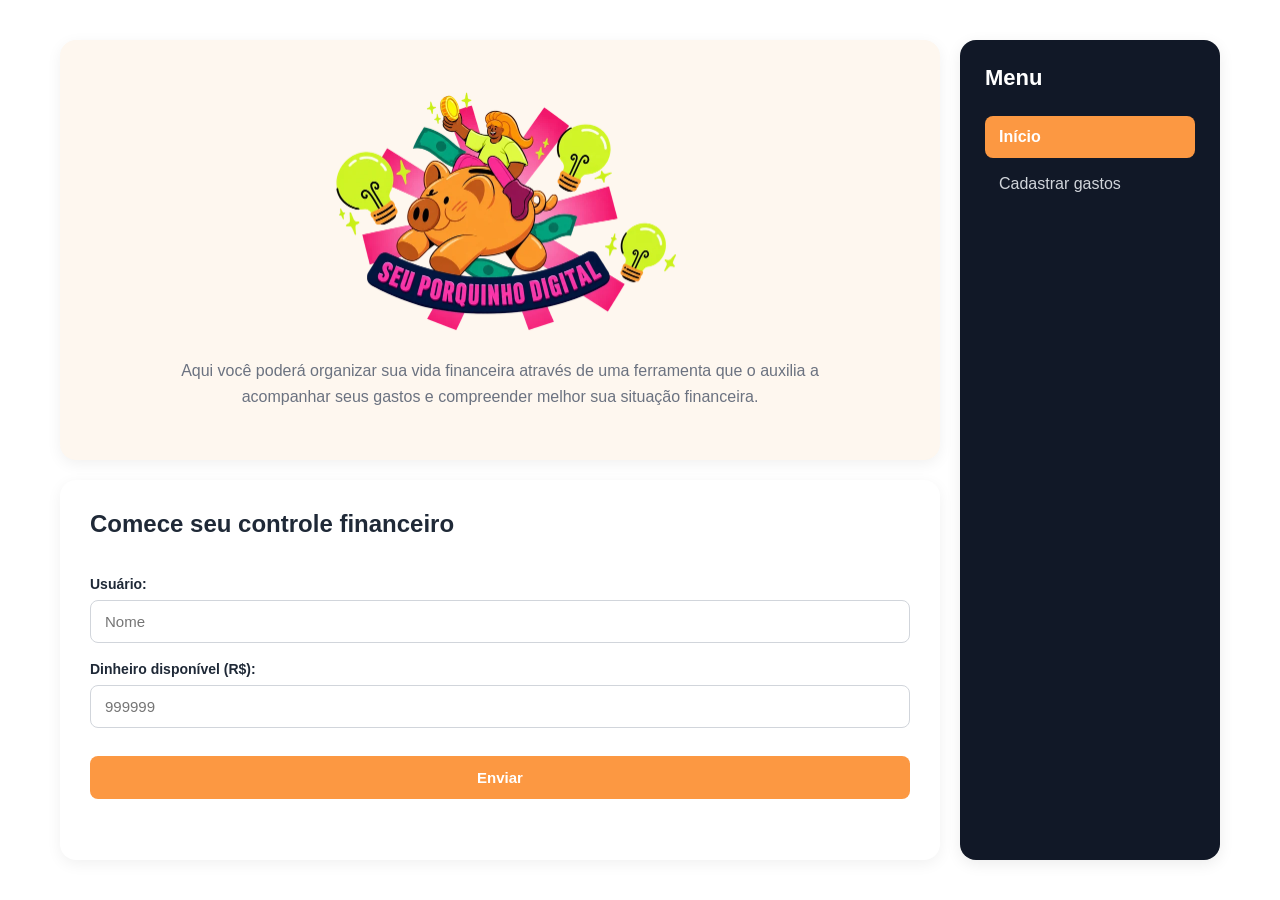
<file: index.html>
<!DOCTYPE html>
<html lang="pt-BR">
<head>
    <meta charset="UTF-8">
    <meta name="viewport" content="width=device-width, initial-scale=1.0">
    <title>Seu Porquinho Digital</title>
    <!-- Favicon -->
    <link rel="icon" href="imagens/porco.png" type="image/png">
    <!-- Conexão com o CSS -->
    <link rel="stylesheet" href="style.css">
    <!-- Conexão com o JavaScript -->
    <script src="script.js" defer></script>
</head>
<body>
    <!-- Contêiner que abrange todo o site -->
    <div class="sitetodo">
        <!-- Contêiner que abrange a área do título, logo e explicação da página -->
        <div class="titulo">
            <h1 class="sr-only">Seu Porquinho Digital</h1>
            <img src="imagens/porquinho.webp" alt="Logo Seu Porquinho Digital" width="800" height="481">
            <p>Aqui você poderá organizar sua vida financeira através de uma ferramenta que o auxilia a acompanhar seus gastos e compreender melhor sua situação financeira.</p>
        </div>

        <!-- Contêiner que abrange o formulário utilizado para coleta de dados iniciais -->
        <div class="formulario">
            <form id="dadosIniciaisForm">
                <!-- Título do formulário -->
                <h2>Comece seu controle financeiro</h2>
                <!-- Local onde preenche o nome do usuário -->
                <label for="nome">Usuário:</label>
                <input id="nome" type="text" name="nome" placeholder="Nome" maxlength="50" autocomplete="given-name" required>

                <!-- Local onde preenche o orçamento inicial -->
                <label for="dinheiro">Dinheiro disponível (R$):</label>
                <input id="dinheiro" type="number" name="dinheiro" placeholder="999999" min="0" max="1000000" step="0.01" inputmode="decimal" required>

                <!-- Botão de envio -->
                <input type="submit" value="Enviar">
            </form>
        </div>

        <!-- Menu do site -->
        <nav class="sidebar" aria-label="Menu principal">
            <h2 class="menu-titulo">Menu</h2>
            <a href="index.html" class="ativo" aria-current="page">Início</a>
            <a href="gastos.html">Cadastrar gastos</a>
        </nav>
    </div>
</body>
</html>
</file>
<file: style.css>
* { box-sizing: border-box; }

body {
    background-color: #ffffff;
    font-family: Arial, sans-serif;
    margin: 0;
    padding: 20px;
    color: #1f2937;
}

/* Texto só para leitores de tela (ex.: título da página, que no visual é a logo) */
.sr-only {
    position: absolute;
    width: 1px;
    height: 1px;
    margin: -1px;
    padding: 0;
    overflow: hidden;
    clip: rect(0, 0, 0, 0);
    white-space: nowrap;
    border: 0;
}

.sitetodo {
    min-height: calc(100vh - 40px);
    display: grid;
    grid-template-columns: minmax(0, 1fr) 260px;
    grid-template-rows: auto auto;
    gap: 20px;
    padding: 20px;
    max-width: 1200px;
    margin: 0 auto;
}

.titulo {
    display: flex;
    flex-direction: column;
    justify-content: center;
    align-items: center;
    text-align: center;
    background-color: #FEF7EF;
    border-radius: 16px;
    padding: 35px;
    margin: 0;
    gap: 12px;
    box-shadow: 0 4px 15px rgba(0, 0, 0, 0.06);
    grid-column: 1;
    grid-row: 1;
}

.titulo > img {
    width: 400px;
    max-width: 100%;
    height: auto;
}

.titulo p {
    max-width: 650px;
    margin: 15px 0 0;
    line-height: 1.6;
    color: #6b7280;
}

.formulario {
    background-color: white;
    border-radius: 16px;
    padding: 30px;
    grid-column: 1;
    grid-row: 2;
    box-shadow: 0 4px 15px rgba(0, 0, 0, 0.06);
}

.formulario h2 { margin-top: 0; }

.formulario form {
    display: flex;
    flex-direction: column;
    gap: 8px;
}

.formulario label {
    font-size: 14px;
    font-weight: 600;
    margin-top: 10px;
}

.formulario input,
.formulario select {
    padding: 12px 14px;
    border: 1px solid #d1d5db;
    border-radius: 8px;
    font-family: inherit;
    font-size: 15px;
    outline: none;
    background: white;
}

.formulario input:focus,
.formulario select:focus {
    border-color: #FC9842;
    box-shadow: 0 0 0 3px rgba(252, 152, 66, 0.25);
}

.formulario input[type="submit"] {
    margin-top: 20px;
    background-color: #FC9842;
    color: white;
    border: none;
    border-radius: 8px;
    padding: 13px;
    font-size: 15px;
    font-weight: 600;
    cursor: pointer;
}

.formulario input[type="submit"]:hover { background-color: #E8832B; }

/* Foco visível para quem navega pelo teclado */
.formulario input[type="submit"]:focus-visible,
.botao-secundario:focus-visible,
.botao-remover:focus-visible,
.sidebar a:focus-visible {
    outline: 3px solid #FC9842;
    outline-offset: 2px;
}

.sidebar {
    grid-column: 2;
    grid-row: 1 / 3;
    display: flex;
    flex-direction: column;
    background-color: #111827;
    border-radius: 16px;
    padding: 25px;
    box-shadow: 0 4px 15px rgba(0, 0, 0, 0.08);
}

.menu-titulo {
    margin-top: 0;
    margin-bottom: 25px;
    color: white;
    font-size: 22px;
}

.sidebar a {
    padding: 12px 14px;
    color: #d1d5db;
    text-decoration: none;
    border-radius: 8px;
    transition: 0.2s;
    margin-bottom: 5px;
}

.sidebar a:hover {
    background-color: #1f2937;
    color: #ffffff;
}

.sidebar a.ativo {
    background-color: #FC9842;
    color: white;
    font-weight: 700;
}

.resumo {
    display: grid;
    grid-template-columns: repeat(3, minmax(0, 1fr));
    gap: 12px;
    margin-bottom: 20px;
}

.card {
    padding: 18px;
    border-radius: 12px;
    background: #f9fafb;
    border: 1px solid #e5e7eb;
}

.card small { color: #6b7280; display: block; margin-bottom: 6px; }
.card strong { font-size: 20px; overflow-wrap: anywhere; }
.card strong.negativo { color: #dc2626; }

.lista-gastos { margin-top: 25px; }
.lista-gastos h2 { margin-bottom: 12px; }

.gastos {
    list-style: none;
    margin: 0;
    padding: 0;
}

.gasto-item {
    display: flex;
    justify-content: space-between;
    align-items: center;
    gap: 15px;
    padding: 13px 0;
    border-bottom: 1px solid #e5e7eb;
}

.gasto-item span { color: #374151; flex: 1; overflow-wrap: anywhere; }
.gasto-item strong { color: #dc2626; white-space: nowrap; }

.botao-remover {
    background: none;
    border: 1px solid #e5e7eb;
    border-radius: 8px;
    padding: 6px 10px;
    font-size: 13px;
    color: #6b7280;
    cursor: pointer;
}

.botao-remover:hover { background: #f9fafb; color: #dc2626; border-color: #dc2626; }

.vazio { color: #6b7280; }

/* Mensagens de erro do formulário de gastos */
.mensagem {
    margin-top: 12px;
    padding: 10px 12px;
    border-radius: 8px;
    background: #fef2f2;
    color: #b91c1c;
}

#alertaOrcamento {
    color: red;
    font-weight: bold;
    margin: 15px 0;
}

.botao-secundario {
    margin-top: 12px;
    background: #e5e7eb;
    color: #1f2937;
    border: 0;
    border-radius: 8px;
    padding: 10px 13px;
    cursor: pointer;
}

.botao-secundario:disabled {
    opacity: 0.5;
    cursor: not-allowed;
}

@media (max-width: 700px) {
    body { padding: 10px; }
    .sitetodo {
        grid-template-columns: 1fr;
        min-height: auto;
        padding: 10px;
    }
    .titulo, .formulario, .sidebar {
        grid-column: 1;
    }
    .titulo { grid-row: 1; }
    .formulario { grid-row: 2; }
    .sidebar { grid-row: 3; }
    .resumo { grid-template-columns: 1fr; }
    .titulo { padding: 25px 20px; }

    /* Descrição do gasto ocupa a linha toda; valor e botão ficam embaixo */
    .gasto-item { flex-wrap: wrap; gap: 8px 15px; }
    .gasto-item span { flex: 1 1 100%; }
    .gasto-item strong { margin-right: auto; }
}
</file>
